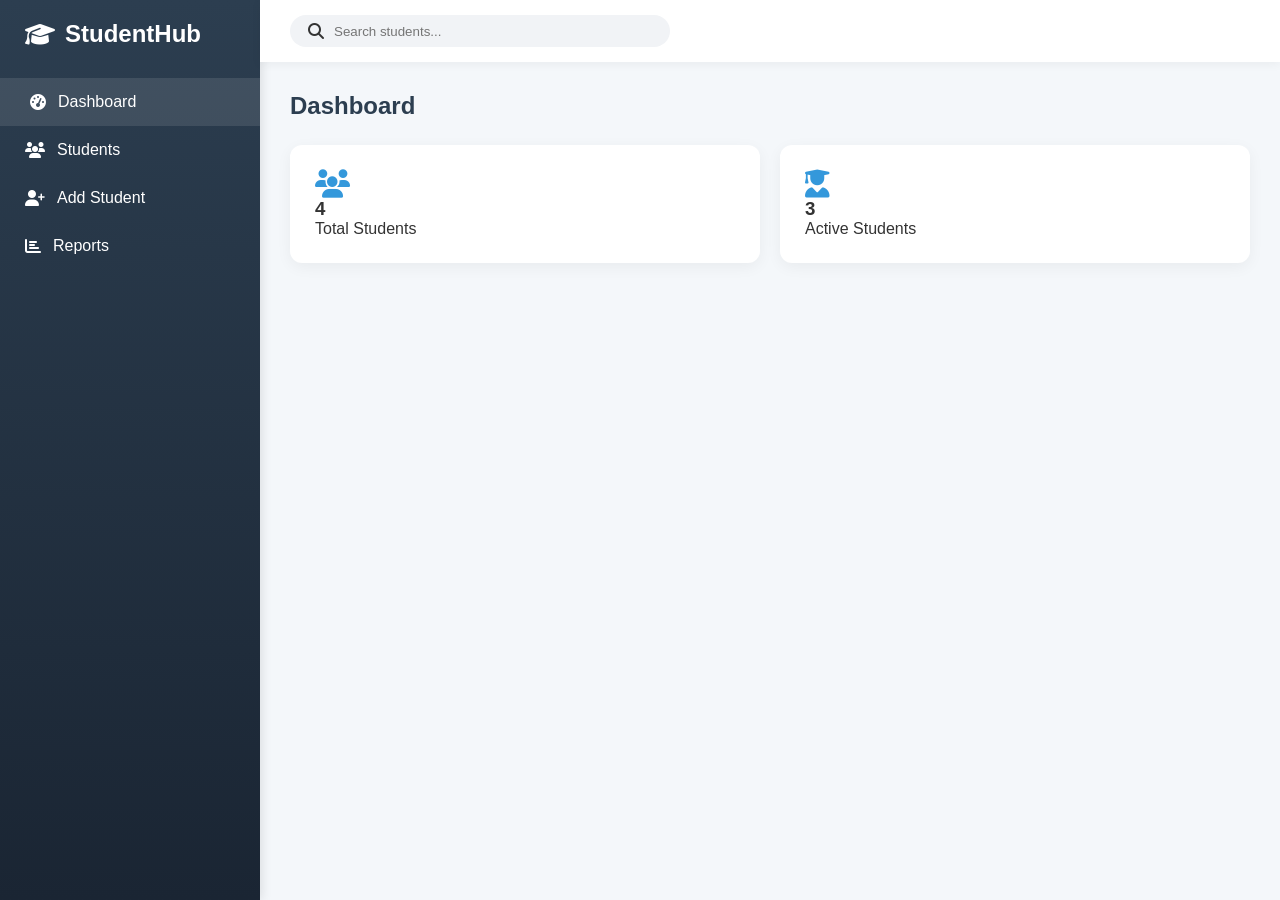
<file: src/main/webapp/index.html>
<!DOCTYPE html>
<html lang="en">
<head>
    <meta charset="UTF-8">
    <meta name="viewport" content="width=device-width, initial-scale=1.0">
    <title>StudentHub - Management System</title>
    <link rel="stylesheet" href="https://cdnjs.cloudflare.com/ajax/libs/font-awesome/6.5.1/css/all.min.css">
    <style>
        * { margin: 0; padding: 0; box-sizing: border-box; }
        body {
            font-family: 'Segoe UI', Tahoma, Geneva, Verdana, sans-serif;
            background-color: #f4f7fa;
            color: #333;
        }
        .container { display: flex; min-height: 100vh; }

        /* Sidebar */
        .sidebar {
            width: 260px;
            background: linear-gradient(180deg, #2c3e50, #1a2533);
            color: white;
            padding: 20px 0;
            position: fixed;
            height: 100%;
            box-shadow: 2px 0 10px rgba(0,0,0,0.1);
        }
        .logo h2 {
            padding: 0 25px 30px;
            font-size: 24px;
            display: flex;
            align-items: center;
            gap: 10px;
        }
        .sidebar nav ul {
            list-style: none;
        }
        .sidebar nav ul li {
            padding: 15px 25px;
            display: flex;
            align-items: center;
            gap: 12px;
            cursor: pointer;
            transition: all 0.3s;
        }
        .sidebar nav ul li:hover,
        .sidebar nav ul li.active {
            background-color: rgba(255,255,255,0.1);
            padding-left: 30px;
        }

        /* Main Content */
        .main-content {
            flex: 1;
            margin-left: 260px;
        }
        .topbar {
            background: white;
            padding: 15px 30px;
            display: flex;
            justify-content: space-between;
            align-items: center;
            box-shadow: 0 2px 10px rgba(0,0,0,0.05);
            position: sticky;
            top: 0;
            z-index: 100;
        }
        .search-bar {
            display: flex;
            align-items: center;
            background: #f1f3f6;
            border-radius: 30px;
            padding: 8px 18px;
            width: 380px;
        }
        .search-bar input {
            border: none;
            background: none;
            outline: none;
            margin-left: 10px;
            width: 100%;
        }

        .content-section {
            display: none;
            padding: 30px;
        }
        .content-section.active {
            display: block;
        }

        h1 {
            margin-bottom: 25px;
            color: #2c3e50;
        }

        /* Stats */
        .stats-grid {
            display: grid;
            grid-template-columns: repeat(auto-fit, minmax(220px, 1fr));
            gap: 20px;
            margin-bottom: 40px;
        }
        .stat-card {
            background: white;
            padding: 25px;
            border-radius: 12px;
            box-shadow: 0 4px 15px rgba(0,0,0,0.05);
        }
        .stat-card i {
            font-size: 28px;
            color: #3498db;
        }

        /* Table */
        table {
            width: 100%;
            border-collapse: collapse;
            background: white;
            border-radius: 12px;
            overflow: hidden;
            box-shadow: 0 4px 15px rgba(0,0,0,0.05);
        }
        th, td {
            padding: 16px 20px;
            text-align: left;
            border-bottom: 1px solid #eee;
        }
        th {
            background: #f8f9fa;
            font-weight: 600;
        }
        tr:hover {
            background: #f8f9fa;
        }

        .btn-primary {
            background: #3498db;
            color: white;
            border: none;
            padding: 12px 24px;
            border-radius: 8px;
            cursor: pointer;
            display: inline-flex;
            align-items: center;
            gap: 8px;
        }

        .form-grid {
            display: grid;
            grid-template-columns: repeat(auto-fit, minmax(300px, 1fr));
            gap: 20px;
            margin-bottom: 30px;
        }
        .form-group label {
            display: block;
            margin-bottom: 8px;
            font-weight: 500;
        }
        .form-group input,
        .form-group select {
            width: 100%;
            padding: 14px;
            border: 1px solid #ddd;
            border-radius: 8px;
        }

        /* Modal */
        .modal {
            display: none;
            position: fixed;
            top: 0;
            left: 0;
            width: 100%;
            height: 100%;
            background: rgba(0,0,0,0.5);
            z-index: 200;
            align-items: center;
            justify-content: center;
        }
        .modal-content {
            background: white;
            padding: 30px;
            border-radius: 12px;
            width: 90%;
            max-width: 500px;
        }
        .close {
            float: right;
            font-size: 30px;
            cursor: pointer;
        }

        .status {
            padding: 5px 12px;
            border-radius: 20px;
            font-size: 14px;
        }
        .status.active { background: #d4edda; color: #155724; }
        .status.inactive { background: #f8d7da; color: #721c24; }
    </style>
</head>
<body>
    <div class="container">
        <!-- Sidebar -->
        <div class="sidebar">
            <div class="logo">
                <h2><i class="fas fa-graduation-cap"></i> StudentHub</h2>
            </div>
            <nav>
                <ul>
                    <li onclick="showSection('dashboard')" class="active"><i class="fas fa-tachometer-alt"></i> Dashboard</li>
                    <li onclick="showSection('students')"><i class="fas fa-users"></i> Students</li>
                    <li onclick="showSection('add-student')"><i class="fas fa-user-plus"></i> Add Student</li>
                    <li onclick="showSection('reports')"><i class="fas fa-chart-bar"></i> Reports</li>
                </ul>
            </nav>
        </div>

        <!-- Main Content -->
        <div class="main-content">
            <header class="topbar">
                <div class="search-bar">
                    <i class="fas fa-search"></i>
                    <input type="text" id="global-search" placeholder="Search students..." onkeyup="searchStudents()">
                </div>
            </header>

            <!-- Dashboard -->
            <section id="dashboard" class="content-section active">
                <h1>Dashboard</h1>
                <div class="stats-grid">
                    <div class="stat-card">
                        <i class="fas fa-users"></i>
                        <h3 id="total-students">124</h3>
                        <p>Total Students</p>
                    </div>
                    <div class="stat-card">
                        <i class="fas fa-user-graduate"></i>
                        <h3 id="active-students">98</h3>
                        <p>Active Students</p>
                    </div>
                </div>
            </section>

            <!-- Students -->
            <section id="students" class="content-section">
                <h1>All Students</h1>
                <button onclick="showSection('add-student')" class="btn-primary" style="margin-bottom:20px;">
                    <i class="fas fa-plus"></i> Add New Student
                </button>
                <table id="students-table">
                    <thead>
                        <tr>
                            <th>ID</th>
                            <th>Name</th>
                            <th>Email</th>
                            <th>Course</th>
                            <th>Status</th>
                            <th>Actions</th>
                        </tr>
                    </thead>
                    <tbody></tbody>
                </table>
            </section>

            <!-- Add Student -->
            <section id="add-student" class="content-section">
                <h1>Add New Student</h1>
                <form id="student-form" onsubmit="addStudent(event)">
                    <div class="form-grid">
                        <div class="form-group">
                            <label>Full Name</label>
                            <input type="text" id="name" required>
                        </div>
                        <div class="form-group">
                            <label>Email</label>
                            <input type="email" id="email" required>
                        </div>
                        <div class="form-group">
                            <label>Course</label>
                            <select id="course" required>
                                <option value="">Select Course</option>
                                <option value="Computer Science">Computer Science</option>
                                <option value="Business Administration">Business Administration</option>
                                <option value="Data Science">Data Science</option>
                                <option value="Mechanical Engineering">Mechanical Engineering</option>
                            </select>
                        </div>
                        <div class="form-group">
                            <label>Status</label>
                            <select id="status" required>
                                <option value="Active">Active</option>
                                <option value="Inactive">Inactive</option>
                            </select>
                        </div>
                    </div>
                    <button type="submit" class="btn-primary">Add Student</button>
                </form>
            </section>

            <!-- Reports -->
            <section id="reports" class="content-section">
                <h1>Reports & Analytics</h1>
                <p>Analytics charts coming soon in full version.</p>
            </section>
        </div>
    </div>

    <!-- Edit Modal -->
    <div id="edit-modal" class="modal">
        <div class="modal-content">
            <span class="close" onclick="closeModal()">×</span>
            <h2>Edit Student</h2>
            <form id="edit-form" onsubmit="saveEdit(event)">
                <input type="hidden" id="edit-id">
                <div class="form-group">
                    <label>Name</label>
                    <input type="text" id="edit-name" required>
                </div>
                <div class="form-group">
                    <label>Email</label>
                    <input type="email" id="edit-email" required>
                </div>
                <div class="form-group">
                    <label>Course</label>
                    <select id="edit-course" required></select>
                </div>
                <div class="form-group">
                    <label>Status</label>
                    <select id="edit-status" required></select>
                </div>
                <button type="submit" class="btn-primary">Save Changes</button>
            </form>
        </div>
    </div>

    <script>
        let students = [
            { id: "STU001", name: "Aarav Sharma", email: "aarav.sharma@email.com", course: "Computer Science", status: "Active" },
            { id: "STU002", name: "Priya Patel", email: "priya.patel@email.com", course: "Business Administration", status: "Active" },
            { id: "STU003", name: "Rahul Verma", email: "rahul.v@email.com", course: "Data Science", status: "Inactive" },
            { id: "STU004", name: "Sneha Gupta", email: "sneha.gupta@email.com", course: "Mechanical Engineering", status: "Active" }
        ];

        function renderStudents(filteredStudents = students) {
            const tbody = document.querySelector('#students-table tbody');
            tbody.innerHTML = '';
            filteredStudents.forEach(student => {
                const row = document.createElement('tr');
                row.innerHTML = `
                    <td>${student.id}</td>
                    <td>${student.name}</td>
                    <td>${student.email}</td>
                    <td>${student.course}</td>
                    <td><span class="status ${student.status.toLowerCase()}">${student.status}</span></td>
                    <td>
                        <button onclick="editStudent('${student.id}')" style="background:#27ae60;color:white;border:none;padding:6px 12px;margin:2px;border-radius:5px;">Edit</button>
                        <button onclick="deleteStudent('${student.id}')" style="background:#e74c3c;color:white;border:none;padding:6px 12px;margin:2px;border-radius:5px;">Delete</button>
                    </td>
                `;
                tbody.appendChild(row);
            });
        }

        function addStudent(e) {
            e.preventDefault();
            const newStudent = {
                id: "STU" + String(Math.floor(Math.random() * 9000) + 1000),
                name: document.getElementById('name').value,
                email: document.getElementById('email').value,
                course: document.getElementById('course').value,
                status: document.getElementById('status').value
            };
            students.unshift(newStudent);
            renderStudents();
            updateDashboard();
            document.getElementById('student-form').reset();
            showSection('students');
            alert('Student added successfully!');
        }

        function editStudent(id) {
            const student = students.find(s => s.id === id);
            if (!student) return;

            document.getElementById('edit-id').value = student.id;
            document.getElementById('edit-name').value = student.name;
            document.getElementById('edit-email').value = student.email;

            const courseSelect = document.getElementById('edit-course');
            courseSelect.innerHTML = `
                <option value="Computer Science" ${student.course === 'Computer Science' ? 'selected' : ''}>Computer Science</option>
                <option value="Business Administration" ${student.course === 'Business Administration' ? 'selected' : ''}>Business Administration</option>
                <option value="Data Science" ${student.course === 'Data Science' ? 'selected' : ''}>Data Science</option>
                <option value="Mechanical Engineering" ${student.course === 'Mechanical Engineering' ? 'selected' : ''}>Mechanical Engineering</option>
            `;

            const statusSelect = document.getElementById('edit-status');
            statusSelect.innerHTML = `
                <option value="Active" ${student.status === 'Active' ? 'selected' : ''}>Active</option>
                <option value="Inactive" ${student.status === 'Inactive' ? 'selected' : ''}>Inactive</option>
            `;

            document.getElementById('edit-modal').style.display = 'flex';
        }

        function saveEdit(e) {
            e.preventDefault();
            const id = document.getElementById('edit-id').value;
            const student = students.find(s => s.id === id);
            if (student) {
                student.name = document.getElementById('edit-name').value;
                student.email = document.getElementById('edit-email').value;
                student.course = document.getElementById('edit-course').value;
                student.status = document.getElementById('edit-status').value;
                renderStudents();
                closeModal();
                alert('Student updated!');
            }
        }

        function deleteStudent(id) {
            if (confirm('Delete this student?')) {
                students = students.filter(s => s.id !== id);
                renderStudents();
                updateDashboard();
            }
        }

        function searchStudents() {
            const query = document.getElementById('global-search').value.toLowerCase();
            const filtered = students.filter(s => 
                s.name.toLowerCase().includes(query) || 
                s.email.toLowerCase().includes(query)
            );
            renderStudents(filtered);
        }

        function showSection(id) {
            document.querySelectorAll('.content-section').forEach(sec => sec.classList.remove('active'));
            document.getElementById(id).classList.add('active');

            if (id === 'students') renderStudents();
        }

        function closeModal() {
            document.getElementById('edit-modal').style.display = 'none';
        }

        function updateDashboard() {
            document.getElementById('total-students').textContent = students.length;
            const active = students.filter(s => s.status === 'Active').length;
            document.getElementById('active-students').textContent = active;
        }

        // Initialize
        window.onload = () => {
            renderStudents();
            updateDashboard();
            showSection('dashboard');
        };
    </script>
</body>
</html>
</file>
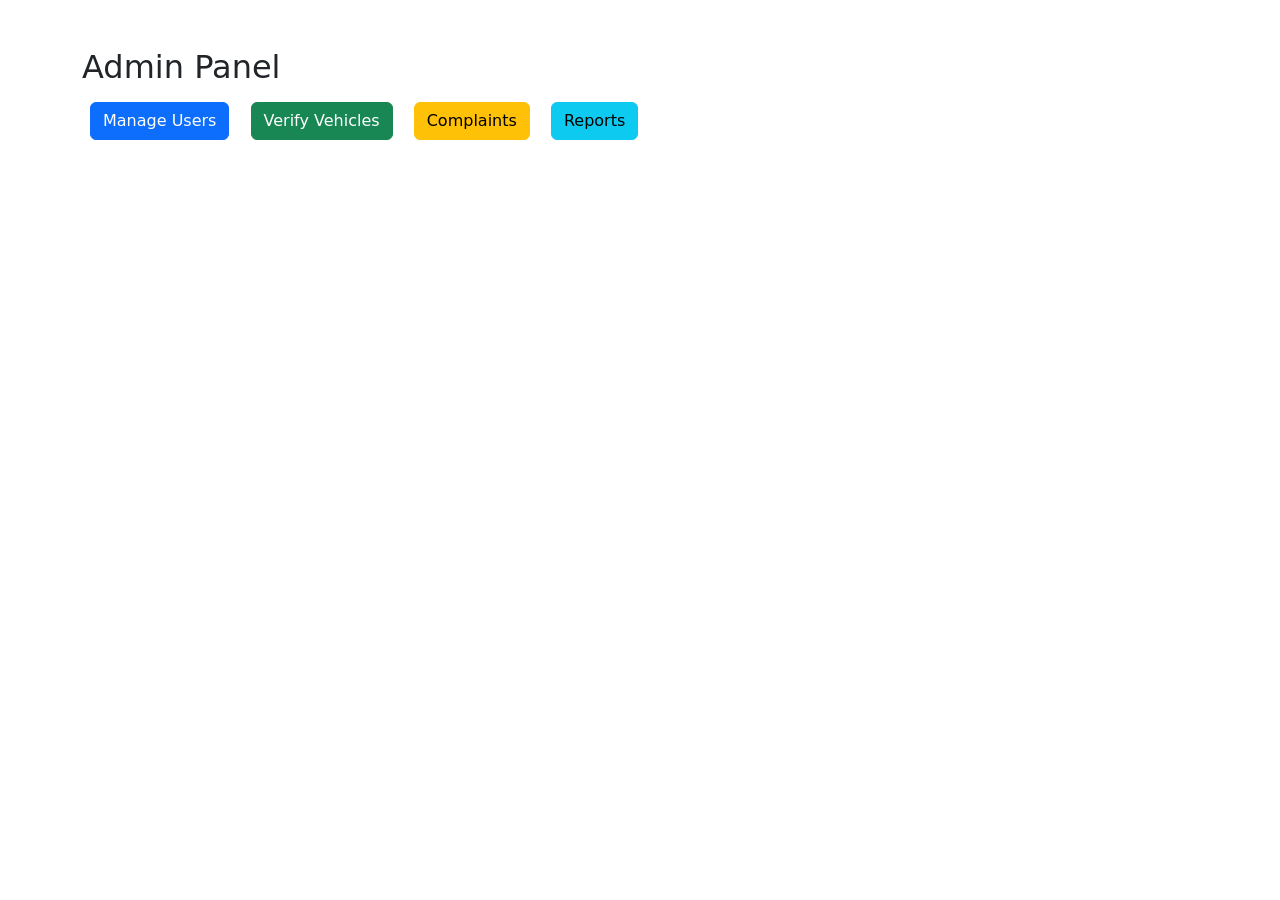
<file: admin-dashboard.html>
<!DOCTYPE html>
<html>

<head>
    <title>Admin</title>
    <link href="https://cdn.jsdelivr.net/npm/bootstrap@5.3.0/dist/css/bootstrap.min.css" rel="stylesheet">
</head>

<body>

    <div class="container mt-5">

        <h2>Admin Panel</h2>

        <button class="btn btn-primary m-2">Manage Users</button>
        <button class="btn btn-success m-2">Verify Vehicles</button>
        <button class="btn btn-warning m-2">Complaints</button>
        <button class="btn btn-info m-2">Reports</button>

    </div>

</body>

</html>
</file>
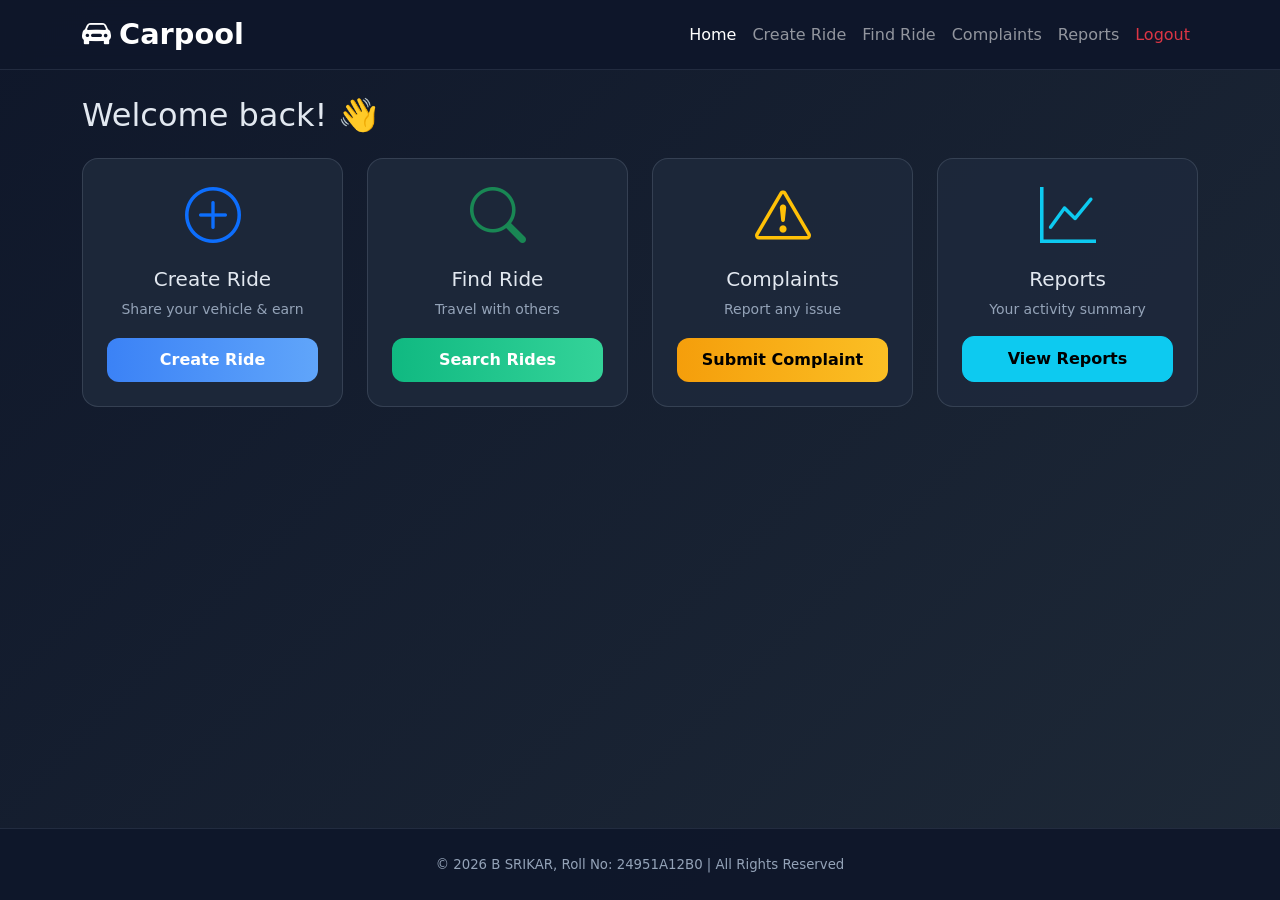
<file: dashboard.html>
<!DOCTYPE html>
<html lang="en">

<head>
    <meta charset="UTF-8">
    <meta name="viewport" content="width=device-width, initial-scale=1.0">
    <title>Dashboard - Carpool</title>
    <link href="https://cdn.jsdelivr.net/npm/bootstrap@5.3.0/dist/css/bootstrap.min.css" rel="stylesheet">
    <link rel="stylesheet" href="css/styles.css">
    <link rel="stylesheet" href="https://cdn.jsdelivr.net/npm/bootstrap-icons@1.11.3/font/bootstrap-icons.min.css">
</head>

<body class="d-flex flex-column min-vh-100">

    <!-- HEADER -->
    <nav class="navbar navbar-expand-lg navbar-dark fixed-top">
        <div class="container">
            <a class="navbar-brand" href="dashboard.html">
                <i class="bi bi-car-front-fill me-2"></i>Carpool
            </a>
            <div class="navbar-nav ms-auto">
                <a class="nav-link active" href="dashboard.html">Home</a>
                <a class="nav-link" href="create-ride.html">Create Ride</a>
                <a class="nav-link" href="search-ride.html">Find Ride</a>
                <a class="nav-link" href="complaints.html">Complaints</a>
                <a class="nav-link" href="reports.html">Reports</a>
                <a class="nav-link text-danger" href="index.html">Logout</a>
            </div>
        </div>
    </nav>

    <div class="container mt-5 pt-5 flex-grow-1">
        <h2 class="mb-4">Welcome back! 👋</h2>

        <div class="row g-4">
            <div class="col-md-3">
                <div class="card text-center p-4 h-100">
                    <i class="bi bi-plus-circle display-4 text-primary mb-3"></i>
                    <h5>Create Ride</h5>
                    <p class="text-muted small">Share your vehicle & earn</p>
                    <a href="create-ride.html" class="btn btn-primary w-100 mt-auto">Create Ride</a>
                </div>
            </div>
            <div class="col-md-3">
                <div class="card text-center p-4 h-100">
                    <i class="bi bi-search display-4 text-success mb-3"></i>
                    <h5>Find Ride</h5>
                    <p class="text-muted small">Travel with others</p>
                    <a href="search-ride.html" class="btn btn-success w-100 mt-auto">Search Rides</a>
                </div>
            </div>
            <div class="col-md-3">
                <div class="card text-center p-4 h-100">
                    <i class="bi bi-exclamation-triangle display-4 text-warning mb-3"></i>
                    <h5>Complaints</h5>
                    <p class="text-muted small">Report any issue</p>
                    <a href="complaints.html" class="btn btn-warning w-100 mt-auto">Submit Complaint</a>
                </div>
            </div>
            <div class="col-md-3">
                <div class="card text-center p-4 h-100">
                    <i class="bi bi-graph-up display-4 text-info mb-3"></i>
                    <h5>Reports</h5>
                    <p class="text-muted small">Your activity summary</p>
                    <a href="reports.html" class="btn btn-info w-100 mt-auto">View Reports</a>
                </div>
            </div>
        </div>
    </div>

    <!-- FOOTER -->
    <footer class="text-center py-4 mt-auto">
        <small>© 2026 B SRIKAR, Roll No: 24951A12B0 | All Rights Reserved</small>
    </footer>

</body>

</html>
</file>
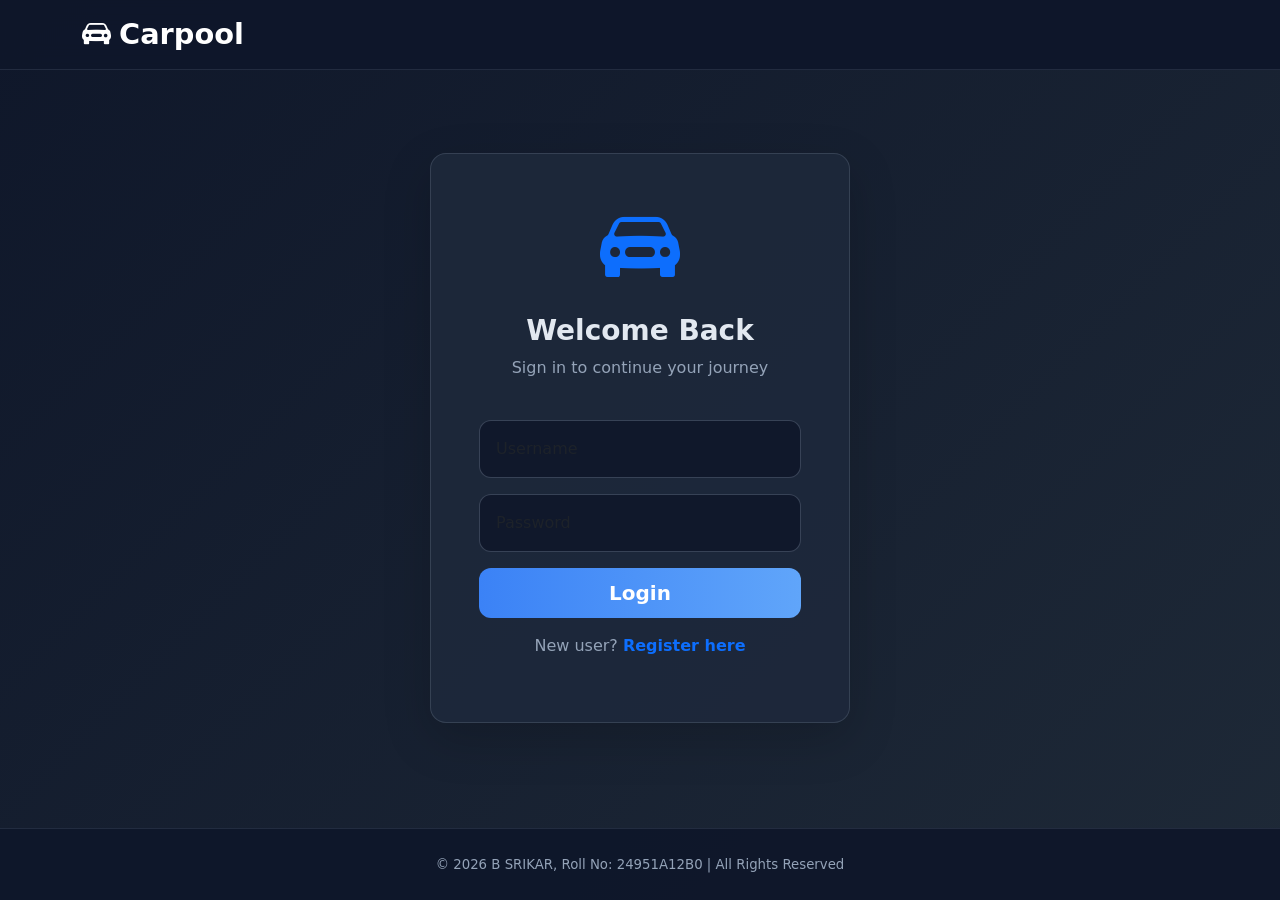
<file: login.html>
<!DOCTYPE html>
<html lang="en">

<head>
    <meta charset="UTF-8">
    <meta name="viewport" content="width=device-width, initial-scale=1.0">
    <title>Login - Carpool</title>
    <link href="https://cdn.jsdelivr.net/npm/bootstrap@5.3.0/dist/css/bootstrap.min.css" rel="stylesheet">
    <link rel="stylesheet" href="css/styles.css">
    <link rel="stylesheet" href="https://cdn.jsdelivr.net/npm/bootstrap-icons@1.11.3/font/bootstrap-icons.min.css">
</head>

<body class="d-flex flex-column min-vh-100">

    <!-- HEADER -->
    <nav class="navbar navbar-expand-lg navbar-dark fixed-top">
        <div class="container">
            <a class="navbar-brand" href="index.html">
                <i class="bi bi-car-front-fill me-2"></i>Carpool
            </a>
        </div>
    </nav>

    <div class="container flex-grow-1 d-flex justify-content-center align-items-center mt-5">
        <div class="card shadow-lg p-5" style="width: 420px;">
            <div class="text-center mb-4">
                <i class="bi bi-car-front-fill display-1 text-primary"></i>
                <h3 class="mt-3 fw-bold">Welcome Back</h3>
                <p class="text-muted">Sign in to continue your journey</p>
            </div>

            <input id="username" class="form-control mb-3 py-3" placeholder="Username">
            <input id="password" type="password" class="form-control mb-3 py-3" placeholder="Password">

            <button onclick="loginUser()" class="btn btn-primary btn-lg w-100 mb-3">
                Login
            </button>

            <p class="text-center text-muted">
                New user? <a href="register.html" class="text-decoration-none text-primary fw-bold">Register here</a>
            </p>
        </div>
    </div>

    <!-- FOOTER -->
    <footer class="text-center py-4">
        <small>© 2026 B SRIKAR, Roll No: 24951A12B0 | All Rights Reserved</small>
    </footer>

    <script src="js/script.js"></script>
</body>

</html>
</file>
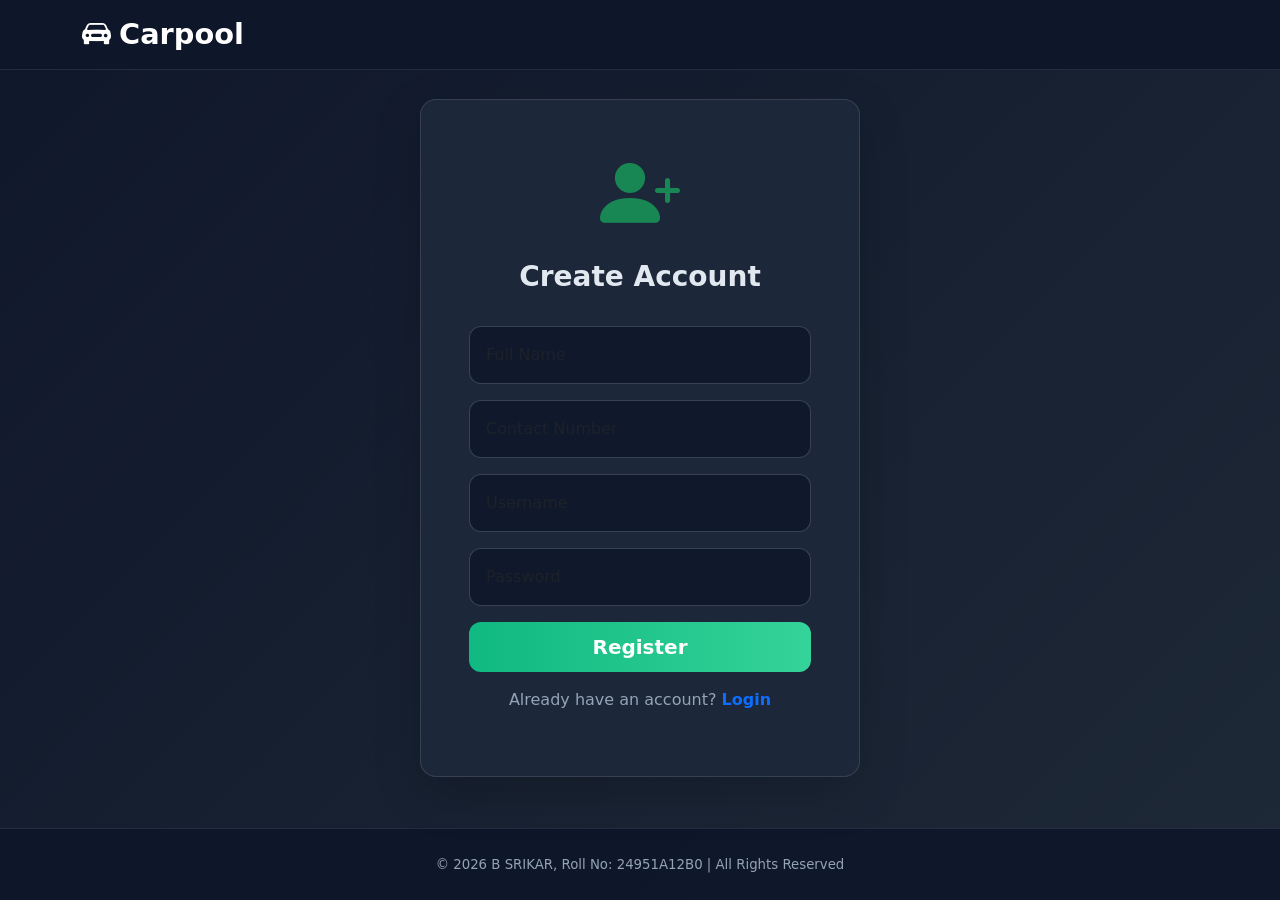
<file: register.html>
<!DOCTYPE html>
<html lang="en">

<head>
    <meta charset="UTF-8">
    <meta name="viewport" content="width=device-width, initial-scale=1.0">
    <title>Register - Carpool</title>
    <link href="https://cdn.jsdelivr.net/npm/bootstrap@5.3.0/dist/css/bootstrap.min.css" rel="stylesheet">
    <link rel="stylesheet" href="css/styles.css">
    <link rel="stylesheet" href="https://cdn.jsdelivr.net/npm/bootstrap-icons@1.11.3/font/bootstrap-icons.min.css">
</head>

<body class="d-flex flex-column min-vh-100">

    <!-- HEADER -->
    <nav class="navbar navbar-expand-lg navbar-dark fixed-top">
        <div class="container">
            <a class="navbar-brand" href="index.html">
                <i class="bi bi-car-front-fill me-2"></i>Carpool
            </a>
        </div>
    </nav>

    <div class="container flex-grow-1 d-flex justify-content-center align-items-center mt-5">
        <div class="card shadow-lg p-5" style="width: 440px;">
            <div class="text-center mb-4">
                <i class="bi bi-person-plus-fill display-1 text-success"></i>
                <h3 class="mt-3 fw-bold">Create Account</h3>
            </div>

            <input id="name" class="form-control mb-3 py-3" placeholder="Full Name">
            <input id="contact" class="form-control mb-3 py-3" placeholder="Contact Number">
            <input id="username" class="form-control mb-3 py-3" placeholder="Username">
            <input id="password" type="password" class="form-control mb-3 py-3" placeholder="Password">

            <button onclick="registerUser()" class="btn btn-success btn-lg w-100">Register</button>

            <p class="text-center text-muted mt-3">
                Already have an account? <a href="login.html" class="text-decoration-none text-primary fw-bold">Login</a>
            </p>
        </div>
    </div>

    <!-- FOOTER -->
    <footer class="text-center py-4">
        <small>© 2026 B SRIKAR, Roll No: 24951A12B0 | All Rights Reserved</small>
    </footer>

    <script src="js/script.js"></script>
</body>

</html>
</file>
<file: css/styles.css>
* {
    margin: 0;
    padding: 0;
    box-sizing: border-box;
}

body {
    font-family: 'Segoe UI', system-ui, sans-serif;
    background: linear-gradient(135deg, #0f172a 0%, #1e2937 100%);
    color: #e2e8f0;
    min-height: 100vh;
}

.navbar {
    background: rgba(15, 23, 42, 0.98) !important;
    backdrop-filter: blur(12px);
    border-bottom: 1px solid rgba(148, 163, 184, 0.15);
}

.navbar-brand {
    font-size: 1.8rem;
    font-weight: 700;
}

.card {
    background: rgba(30, 41, 59, 0.92);
    border: 1px solid rgba(148, 163, 184, 0.2);
    border-radius: 16px;
    transition: all 0.3s ease;
    color: #e2e8f0;
}

.card:hover {
    transform: translateY(-8px);
    box-shadow: 0 20px 25px -5px rgba(0, 0, 0, 0.4);
    border-color: #3b82f6;
}

.btn {
    border-radius: 12px;
    font-weight: 600;
    padding: 10px 20px;
    transition: all 0.3s ease;
}

.btn-primary {
    background: linear-gradient(90deg, #3b82f6, #60a5fa);
    border: none;
}

.btn-success {
    background: linear-gradient(90deg, #10b981, #34d399);
    border: none;
}

.btn-danger {
    background: linear-gradient(90deg, #ef4444, #f87171);
    border: none;
}

.btn-warning {
    background: linear-gradient(90deg, #f59e0b, #fbbf24);
    border: none;
}

.form-control,
textarea {
    background: rgba(15, 23, 42, 0.85);
    border: 1px solid rgba(148, 163, 184, 0.3);
    color: #e2e8f0;
    border-radius: 12px;
    padding: 12px 16px;
}

.form-control:focus {
    border-color: #60a5fa;
    box-shadow: 0 0 0 0.25rem rgba(96, 165, 250, 0.25);
    background: rgba(15, 23, 42, 0.95);
}

footer {
    background: rgba(15, 23, 42, 0.98);
    border-top: 1px solid rgba(148, 163, 184, 0.15);
    padding: 18px 0;
    font-size: 0.95rem;
    color: #94a3b8;
}

.text-muted {
    color: #94a3b8 !important;
}
</file>
